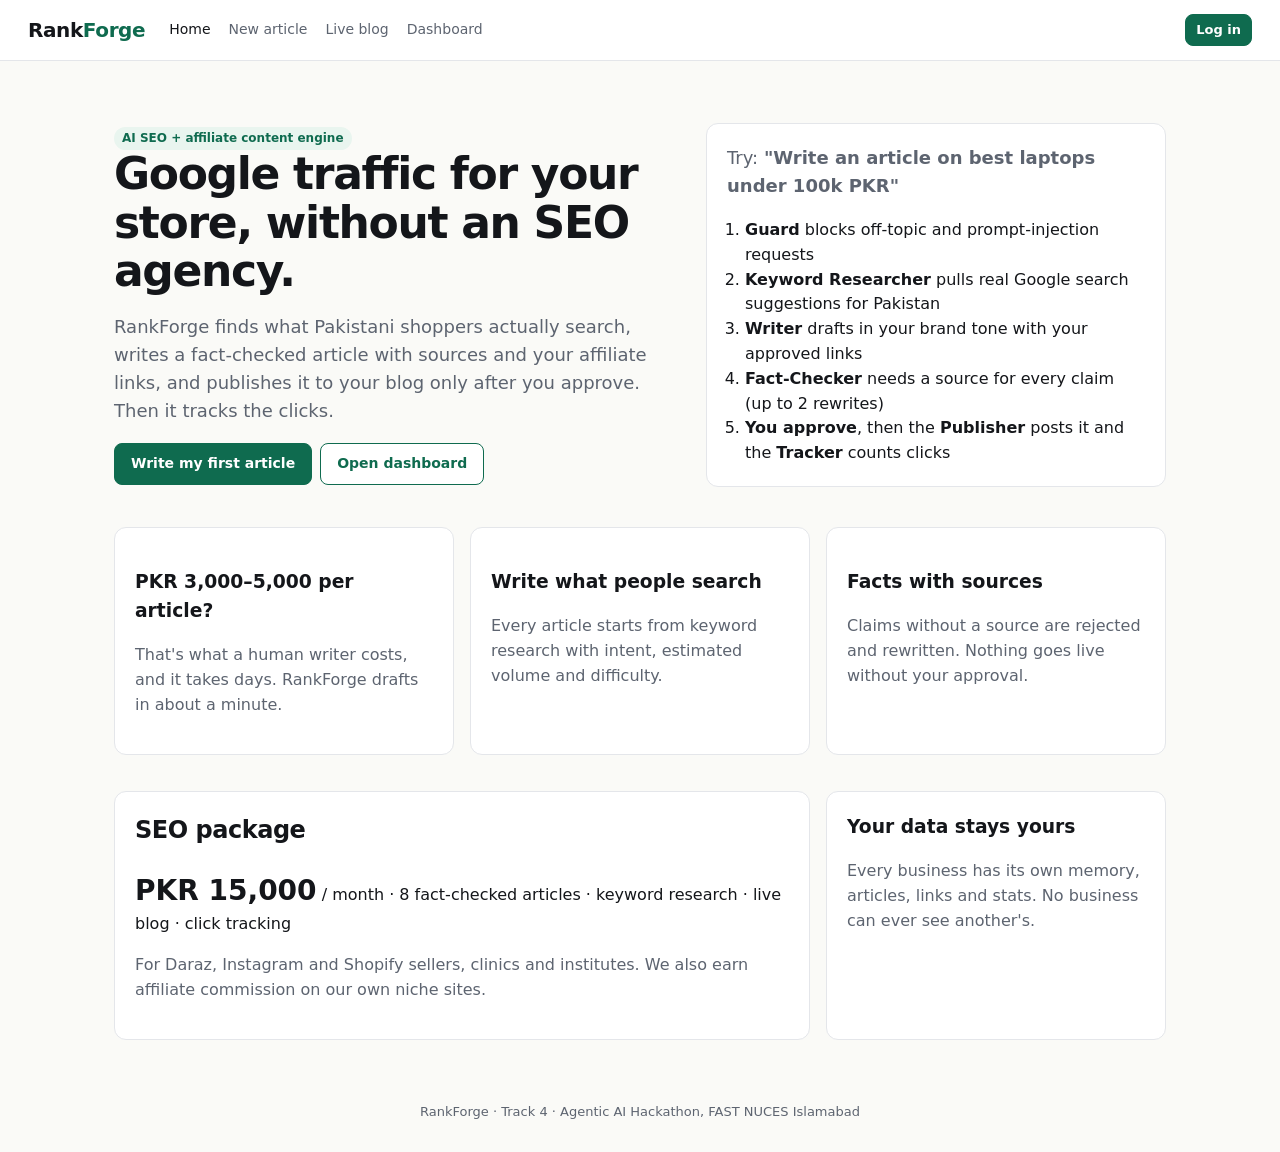
<file: web/index.html>
<!doctype html><html lang="en"><head><meta charset="utf-8"><meta name="viewport" content="width=device-width,initial-scale=1">
<title>RankForge: SEO articles that rank, for Pakistani sellers</title><link rel="stylesheet" href="style.css"></head>
<body><main>
<section class="hero">
  <div>
    <span class="pill">AI SEO + affiliate content engine</span>
    <h1>Google traffic for your store, without an SEO agency.</h1>
    <p>RankForge finds what Pakistani shoppers actually search, writes a fact-checked article with sources and your
      affiliate links, and publishes it to your blog only after you approve. Then it tracks the clicks.</p>
    <div class="row"><a class="btn" href="new.html">Write my first article</a><a class="btn ghost" href="admin.html">Open dashboard</a></div>
  </div>
  <div class="card">
    <p class="muted" style="margin-top:0">Try: <b>"Write an article on best laptops under 100k PKR"</b></p>
    <ol style="padding-left:18px;margin:0">
      <li><b>Guard</b> blocks off-topic and prompt-injection requests</li>
      <li><b>Keyword Researcher</b> pulls real Google search suggestions for Pakistan</li>
      <li><b>Writer</b> drafts in your brand tone with your approved links</li>
      <li><b>Fact-Checker</b> needs a source for every claim (up to 2 rewrites)</li>
      <li><b>You approve</b>, then the <b>Publisher</b> posts it and the <b>Tracker</b> counts clicks</li>
    </ol>
  </div>
</section>
<section class="grid3">
  <div class="card"><h3>PKR 3,000–5,000 per article?</h3><p class="muted">That's what a human writer costs, and it takes days. RankForge drafts in about a minute.</p></div>
  <div class="card"><h3>Write what people search</h3><p class="muted">Every article starts from keyword research with intent, estimated volume and difficulty.</p></div>
  <div class="card"><h3>Facts with sources</h3><p class="muted">Claims without a source are rejected and rewritten. Nothing goes live without your approval.</p></div>
</section>
<section style="margin-top:36px" class="grid3">
  <div class="card" style="grid-column:span 2"><h2 style="margin-top:0">SEO package</h2>
    <p><b style="font-size:28px">PKR 15,000</b> / month · 8 fact-checked articles · keyword research · live blog · click tracking</p>
    <p class="muted">For Daraz, Instagram and Shopify sellers, clinics and institutes. We also earn affiliate commission on our own niche sites.</p></div>
  <div class="card"><h3 style="margin-top:0">Your data stays yours</h3><p class="muted">Every business has its own memory, articles, links and stats. No business can ever see another's.</p></div>
</section>
</main><footer>RankForge · Track 4 · Agentic AI Hackathon, FAST NUCES Islamabad</footer>
<script src="config.js"></script><script src="app.js"></script><script>navbar("index.html")</script></body></html>
</file>
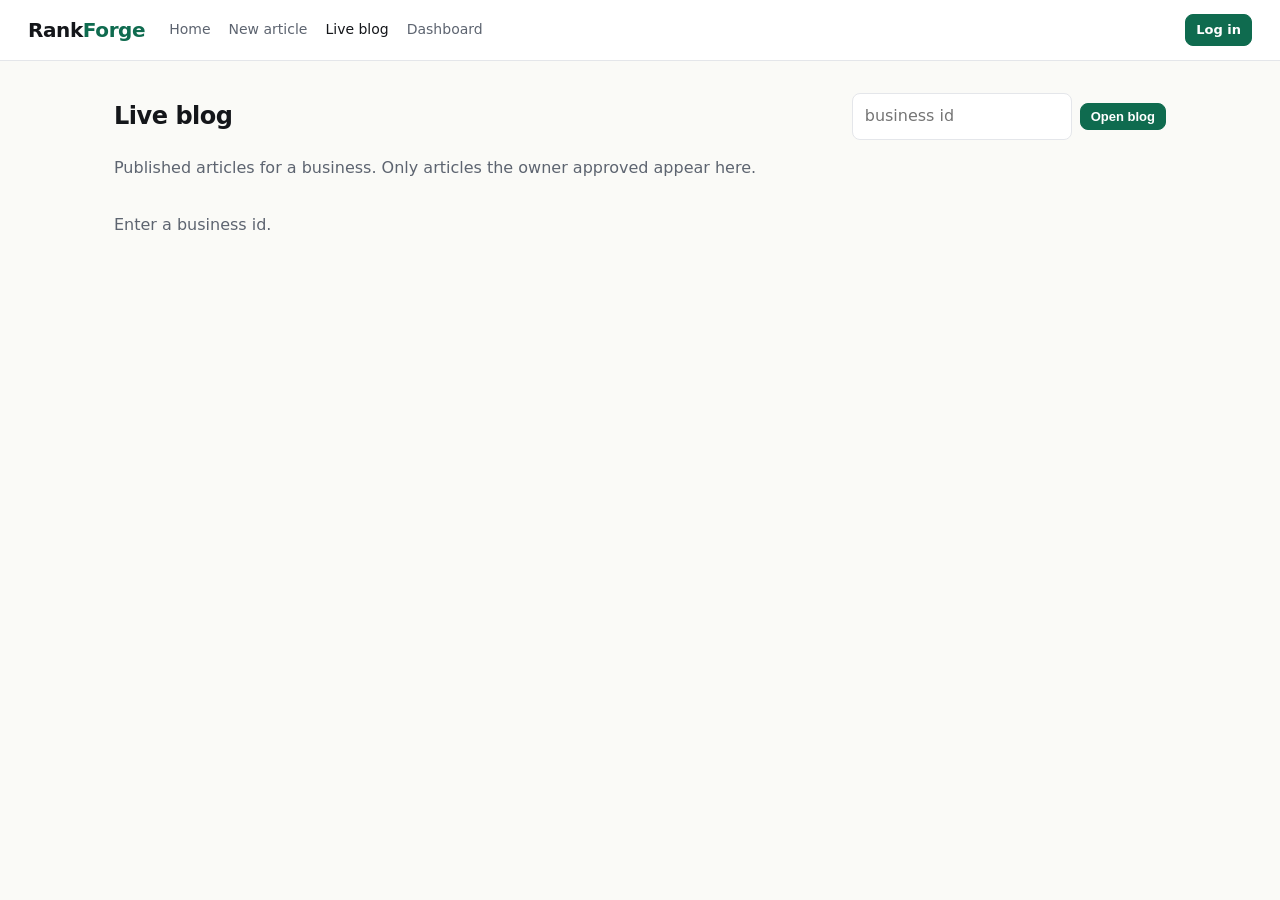
<file: web/blog.html>
<!doctype html><html lang="en"><head><meta charset="utf-8"><meta name="viewport" content="width=device-width,initial-scale=1">
<title>Live blog · RankForge</title><link rel="stylesheet" href="style.css"></head>
<body><main>
<div class="row"><h2 style="margin:0" id="h">Live blog</h2><span class="spacer"></span>
  <input id="b" placeholder="business id" style="width:220px"><button class="btn sm" onclick="go()">Open blog</button></div>
<p class="muted">Published articles for a business. Only articles the owner approved appear here.</p>
<div id="list" class="grid3"></div>
</main><script src="config.js"></script><script src="app.js"></script><script>
navbar("blog.html");
const params = new URLSearchParams(location.search);
function go() { const b = document.getElementById("b").value.trim(); if (b) location.search = "?b=" + encodeURIComponent(b); }
async function load() {
  const b = params.get("b") || auth.user; if (!b) { document.getElementById("list").innerHTML = "<p class='muted'>Enter a business id.</p>"; return; }
  document.getElementById("b").value = b; document.getElementById("h").textContent = b + " · blog";
  const posts = await fetch(API + "/api/public/blog/" + encodeURIComponent(b)).then(r => r.json());
  document.getElementById("list").innerHTML = posts.length ? posts.map(p => `<a class="card" style="text-decoration:none;color:inherit" href="post.html?id=${p.id}">
     <span class="pill">published</span><h3>${esc(p.title)}</h3><p class="muted">${esc(p.meta_description)}</p>
     <span class="muted" style="font-size:12px">${new Date(p.published_at).toLocaleDateString()}</span></a>`).join("")
    : "<p class='muted'>No published articles yet.</p>";
}
load();
</script></body></html>
</file>
<file: web/style.css>
:root{--ink:#14161a;--muted:#5d6470;--line:#e4e6ea;--bg:#fafaf7;--card:#fff;--brand:#0f6b4f;--brand2:#e9f5ef;--warn:#b54708;--bad:#b42318;font-family:Inter,system-ui,-apple-system,Segoe UI,Roboto,sans-serif}
*{box-sizing:border-box}body{margin:0;background:var(--bg);color:var(--ink);line-height:1.55}
a{color:var(--brand)}header.nav{display:flex;align-items:center;gap:24px;padding:14px 28px;border-bottom:1px solid var(--line);background:#fff;position:sticky;top:0;z-index:5}
.logo{font-weight:800;letter-spacing:-.02em;font-size:20px;color:var(--ink);text-decoration:none}.logo span{color:var(--brand)}
nav a{color:var(--muted);text-decoration:none;font-size:14px}nav a.active,nav a:hover{color:var(--ink)}nav{display:flex;gap:18px;flex:1}
.who{font-size:13px;color:var(--muted)}main{max-width:1100px;margin:0 auto;padding:32px 24px}
.btn{display:inline-block;border:1px solid var(--brand);background:var(--brand);color:#fff;padding:9px 16px;border-radius:8px;font-weight:600;font-size:14px;cursor:pointer;text-decoration:none}
.btn.ghost{background:#fff;color:var(--brand)}.btn.bad{background:#fff;border-color:var(--bad);color:var(--bad)}.btn.sm{padding:5px 10px;font-size:13px}
.btn:disabled{opacity:.5;cursor:wait}
.hero{display:grid;grid-template-columns:1.2fr 1fr;gap:40px;align-items:center;padding:30px 0 40px}
.hero h1{font-size:44px;line-height:1.1;letter-spacing:-.03em;margin:0 0 16px}.hero p{color:var(--muted);font-size:18px}
.card{background:var(--card);border:1px solid var(--line);border-radius:12px;padding:20px}
.grid3{display:grid;grid-template-columns:repeat(3,1fr);gap:16px}.grid4{display:grid;grid-template-columns:repeat(4,1fr);gap:14px}
h2{letter-spacing:-.02em}.muted{color:var(--muted)}.pill{display:inline-block;font-size:12px;padding:2px 8px;border-radius:99px;background:var(--brand2);color:var(--brand);font-weight:600}
.pill.pending{background:#fff4e5;color:var(--warn)}.pill.rejected,.pill.needs_revision{background:#fdecea;color:var(--bad)}
table{width:100%;border-collapse:collapse;font-size:14px}th,td{text-align:left;padding:8px 10px;border-bottom:1px solid var(--line);vertical-align:top}th{color:var(--muted);font-weight:600;font-size:12px;text-transform:uppercase;letter-spacing:.04em}
.chat{display:flex;flex-direction:column;gap:12px;min-height:380px;max-height:62vh;overflow:auto;padding:16px;background:#fff;border:1px solid var(--line);border-radius:12px}
.msg{max-width:85%;padding:10px 14px;border-radius:12px;font-size:15px}.msg.user{align-self:flex-end;background:var(--brand);color:#fff}
.msg.bot{align-self:flex-start;background:#f4f5f2;border:1px solid var(--line)}.msg.bot table{background:#fff}
.tools{font-size:12px;color:var(--muted);margin-top:6px}.tools code{background:#fff;border:1px solid var(--line);padding:1px 6px;border-radius:6px;margin-right:4px}
.composer{display:flex;gap:8px;margin-top:12px}.composer input{flex:1}
input,textarea,select{font:inherit;padding:10px 12px;border:1px solid var(--line);border-radius:8px;background:#fff;width:100%}
label{font-size:13px;color:var(--muted);display:block;margin:10px 0 4px}
.stat b{display:block;font-size:26px;letter-spacing:-.02em}.stat span{font-size:13px;color:var(--muted)}
.post{max-width:760px;margin:0 auto}.post h1{font-size:36px;letter-spacing:-.02em;line-height:1.15}
.modal{position:fixed;inset:0;background:rgba(20,22,26,.45);display:none;align-items:center;justify-content:center;z-index:20}
.modal.open{display:flex}.modal .card{width:360px}
.row{display:flex;gap:8px;align-items:center;flex-wrap:wrap}.spacer{flex:1}
footer{color:var(--muted);font-size:13px;text-align:center;padding:30px}
.tabs{display:flex;gap:6px;margin:18px 0}.tabs button{border:1px solid var(--line);background:#fff;padding:7px 14px;border-radius:8px;cursor:pointer;font-weight:600;color:var(--muted)}
.tabs button.on{color:var(--ink);border-color:var(--ink)}
@media(max-width:800px){.hero,.grid3,.grid4{grid-template-columns:1fr}.hero h1{font-size:34px}}
</file>
